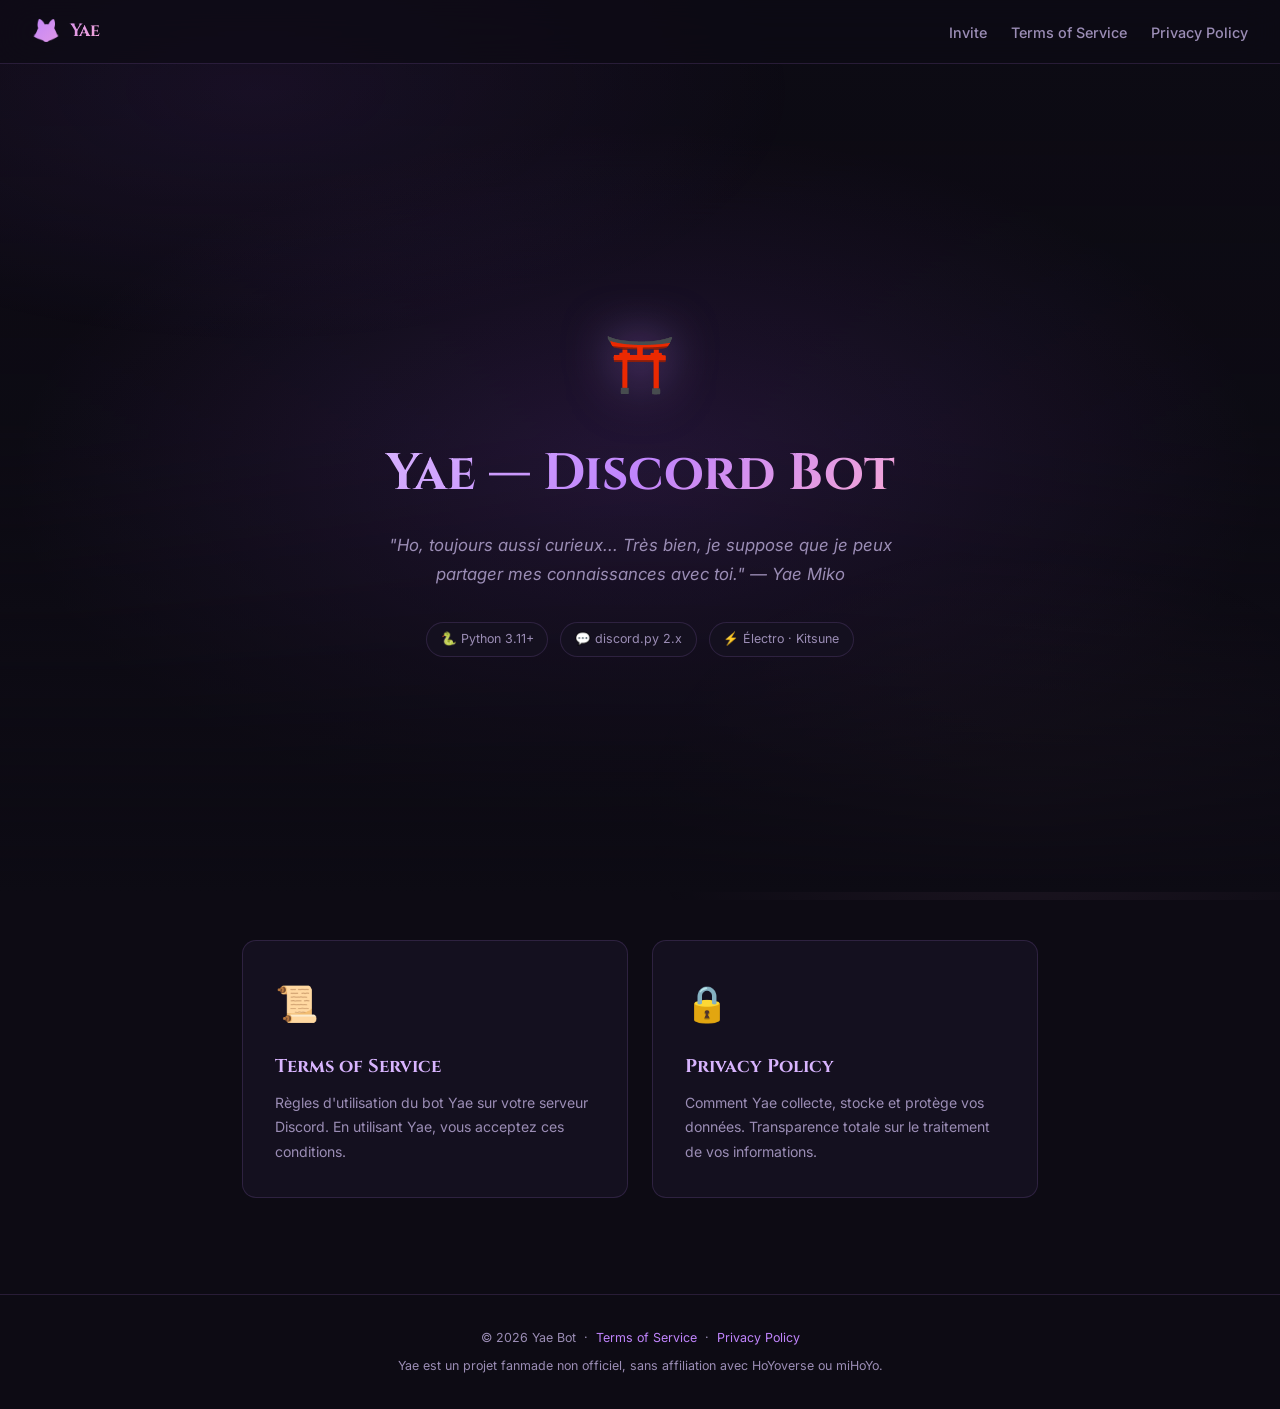
<file: index.html>
<!DOCTYPE html>
<html lang="fr">
<head>
  <meta charset="UTF-8" />
  <meta name="viewport" content="width=device-width, initial-scale=1.0" />
  <title>Yae — Discord Bot</title>
  <meta name="description" content="Bot Discord thématique Yae Miko — Gacha, Harem, Actions et plus encore." />
  <link rel="stylesheet" href="style.css" />
</head>
<body>

  <nav>
    <a class="nav-brand" href="index.html">
      <span class="kitsune">🦊</span> Yae
    </a>
    <ul class="nav-links">
      <li><a href="https://discord.com/oauth2/authorize?client_id=1476812577047576707" target="_blank" rel="noopener noreferrer">Invite</a></li>
      <li><a href="tos.html">Terms of Service</a></li>
      <li><a href="privacy.html">Privacy Policy</a></li>
    </ul>
  </nav>

  <section class="hero">
    <div class="hero-bg">
      <video autoplay muted loop playsinline>
        <source src="yae-bg-compressed.mp4" type="video/mp4">
      </video>
    </div>
    <span class="hero-icon">⛩️</span>
    <h1>Yae — Discord Bot</h1>
    <p>
      "Ho, toujours aussi curieux... Très bien, je suppose que je peux partager
      mes connaissances avec toi." — <em>Yae Miko</em>
    </p>
    <div class="badge-row">
      <span class="badge">🐍 Python 3.11+</span>
      <span class="badge">💬 discord.py 2.x</span>
      <span class="badge">⚡ Électro · Kitsune</span>
    </div>
  </section>

  <div class="cards">
    <a class="card" href="tos.html">
      <div class="card-icon">📜</div>
      <h2>Terms of Service</h2>
      <p>
        Règles d'utilisation du bot Yae sur votre serveur Discord.
        En utilisant Yae, vous acceptez ces conditions.
      </p>
    </a>
    <a class="card" href="privacy.html">
      <div class="card-icon">🔒</div>
      <h2>Privacy Policy</h2>
      <p>
        Comment Yae collecte, stocke et protège vos données.
        Transparence totale sur le traitement de vos informations.
      </p>
    </a>
  </div>

  <footer>
    <p>
      &copy; 2026 Yae Bot &nbsp;·&nbsp;
      <a href="tos.html">Terms of Service</a> &nbsp;·&nbsp;
      <a href="privacy.html">Privacy Policy</a>
    </p>
    <p style="margin-top:.4rem;">
      Yae est un projet fanmade non officiel, sans affiliation avec HoYoverse ou miHoYo.
    </p>
  </footer>

</body>
</html>
</file>
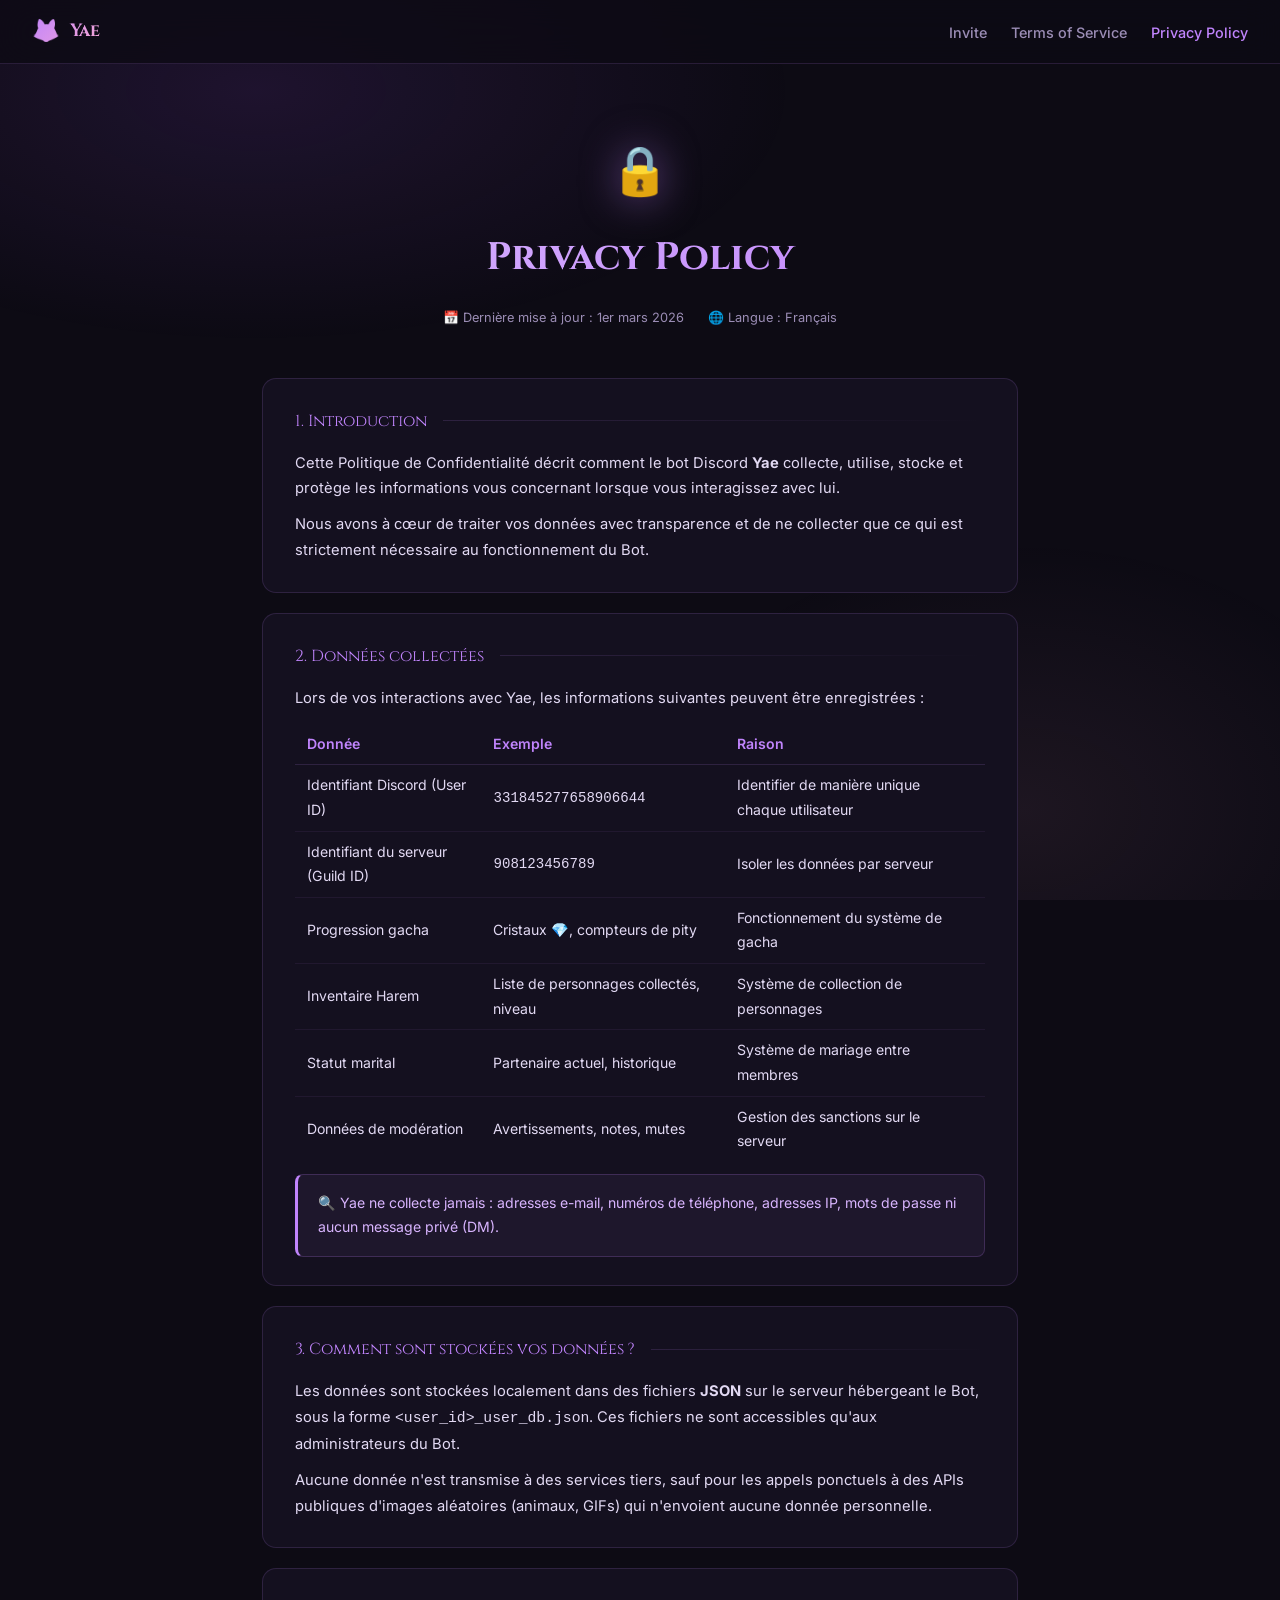
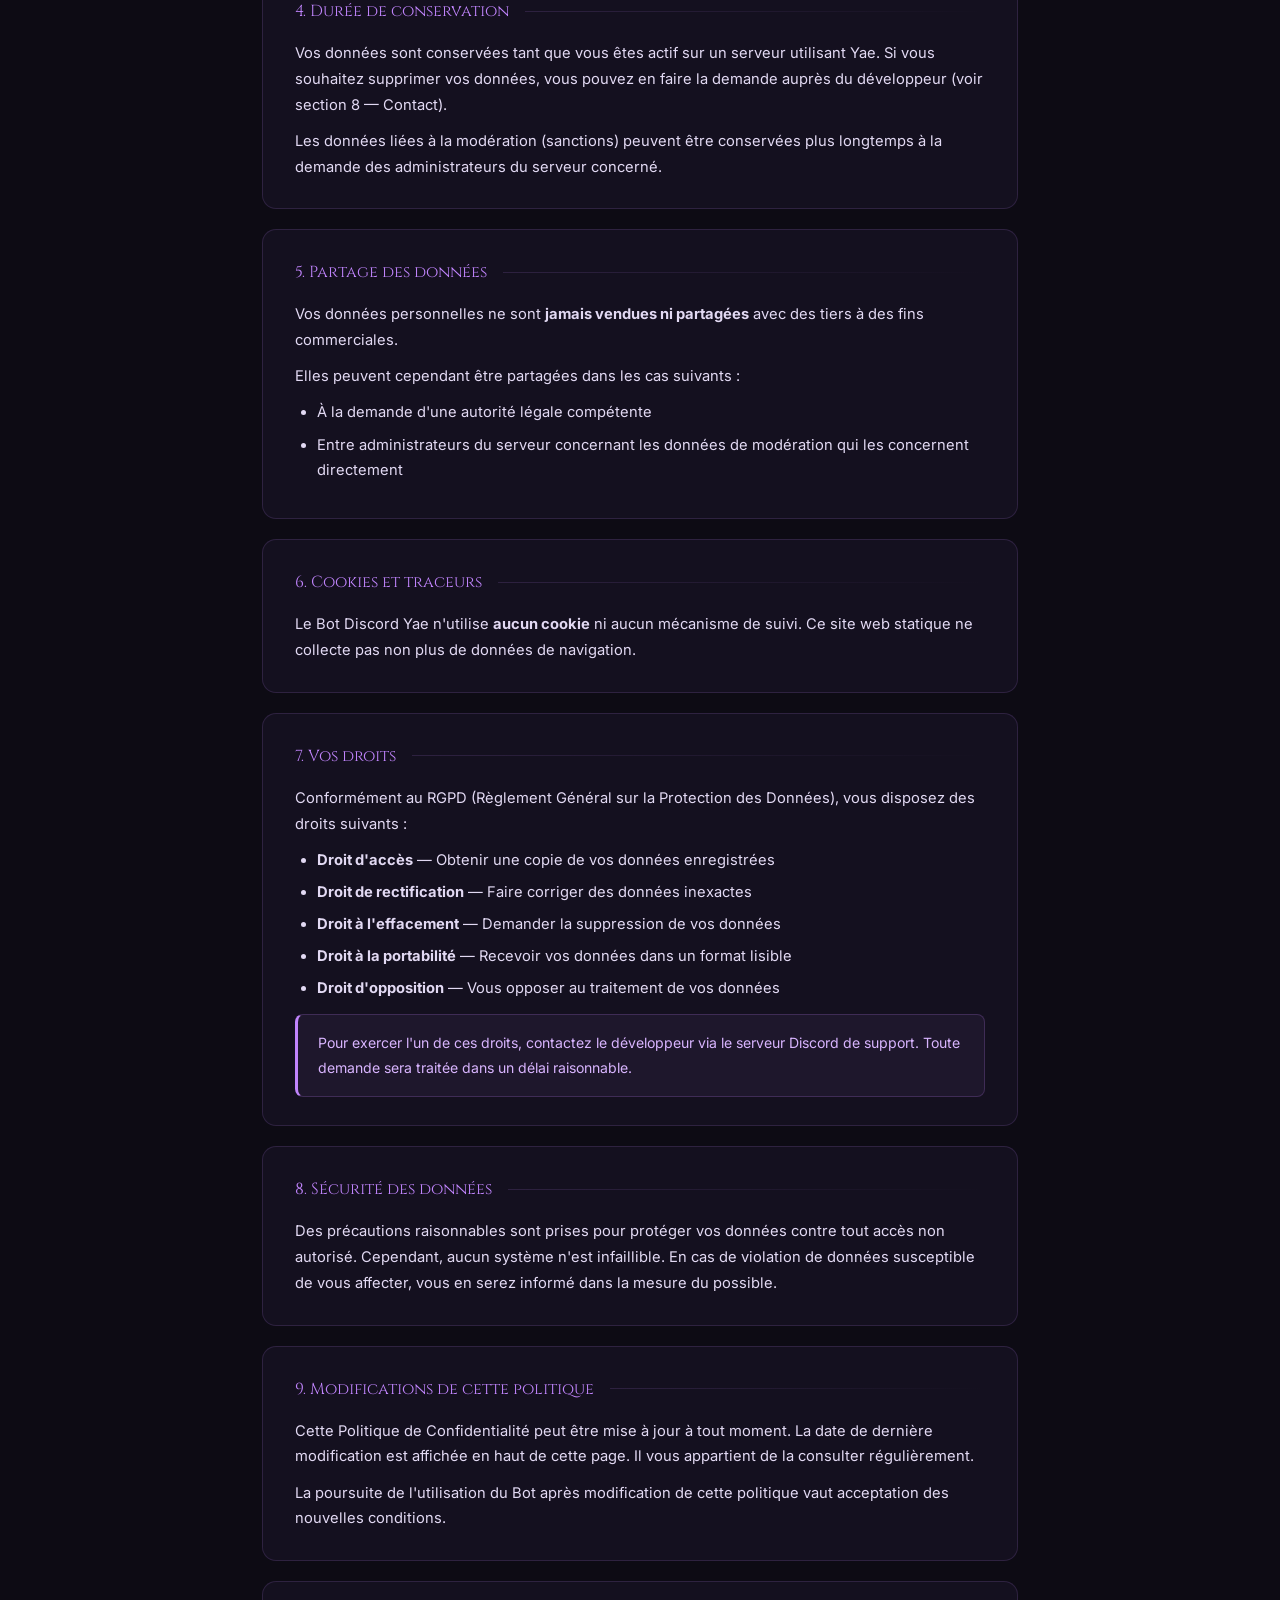
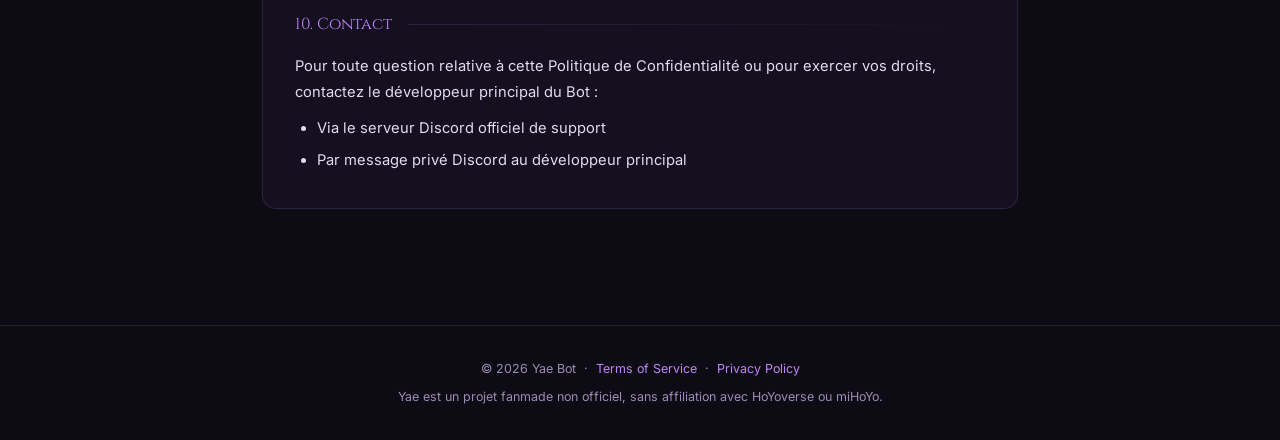
<file: privacy.html>
<!DOCTYPE html>
<html lang="fr">
<head>
  <meta charset="UTF-8" />
  <meta name="viewport" content="width=device-width, initial-scale=1.0" />
  <title>Privacy Policy — Yae Bot</title>
  <meta name="description" content="Politique de confidentialité du bot Discord Yae." />
  <link rel="stylesheet" href="style.css" />
</head>
<body>

  <nav>
    <a class="nav-brand" href="index.html">
      <span class="kitsune">🦊</span> Yae
    </a>
    <ul class="nav-links">
      <li><a href="https://discord.com/oauth2/authorize?client_id=1476812577047576707" target="_blank" rel="noopener noreferrer">Invite</a></li>
      <li><a href="tos.html">Terms of Service</a></li>
      <li><a href="privacy.html" class="active">Privacy Policy</a></li>
    </ul>
  </nav>

  <div class="page">
    <div class="page-header">
      <span class="icon">🔒</span>
      <h1>Privacy Policy</h1>
      <div class="meta-row">
        <span>📅 Dernière mise à jour : 1er mars 2026</span>
        <span>🌐 Langue : Français</span>
      </div>
    </div>

    <!-- 1 -->
    <div class="section">
      <div class="section-title">1. Introduction</div>
      <p>
        Cette Politique de Confidentialité décrit comment le bot Discord <strong>Yae</strong>
        collecte, utilise, stocke et protège les informations vous concernant lorsque vous
        interagissez avec lui.
      </p>
      <p>
        Nous avons à cœur de traiter vos données avec transparence et de ne collecter que ce
        qui est strictement nécessaire au fonctionnement du Bot.
      </p>
    </div>

    <!-- 2 -->
    <div class="section">
      <div class="section-title">2. Données collectées</div>
      <p>
        Lors de vos interactions avec Yae, les informations suivantes peuvent être enregistrées :
      </p>

      <table>
        <thead>
          <tr>
            <th>Donnée</th>
            <th>Exemple</th>
            <th>Raison</th>
          </tr>
        </thead>
        <tbody>
          <tr>
            <td>Identifiant Discord (User ID)</td>
            <td><code>331845277658906644</code></td>
            <td>Identifier de manière unique chaque utilisateur</td>
          </tr>
          <tr>
            <td>Identifiant du serveur (Guild ID)</td>
            <td><code>908123456789</code></td>
            <td>Isoler les données par serveur</td>
          </tr>
          <tr>
            <td>Progression gacha</td>
            <td>Cristaux 💎, compteurs de pity</td>
            <td>Fonctionnement du système de gacha</td>
          </tr>
          <tr>
            <td>Inventaire Harem</td>
            <td>Liste de personnages collectés, niveau</td>
            <td>Système de collection de personnages</td>
          </tr>
          <tr>
            <td>Statut marital</td>
            <td>Partenaire actuel, historique</td>
            <td>Système de mariage entre membres</td>
          </tr>
          <tr>
            <td>Données de modération</td>
            <td>Avertissements, notes, mutes</td>
            <td>Gestion des sanctions sur le serveur</td>
          </tr>
        </tbody>
      </table>

      <div class="highlight">
        🔍 Yae ne collecte jamais : adresses e-mail, numéros de téléphone, adresses IP,
        mots de passe ni aucun message privé (DM).
      </div>
    </div>

    <!-- 3 -->
    <div class="section">
      <div class="section-title">3. Comment sont stockées vos données ?</div>
      <p>
        Les données sont stockées localement dans des fichiers <strong>JSON</strong> sur le
        serveur hébergeant le Bot, sous la forme <code>&lt;user_id&gt;_user_db.json</code>.
        Ces fichiers ne sont accessibles qu'aux administrateurs du Bot.
      </p>
      <p>
        Aucune donnée n'est transmise à des services tiers, sauf pour les appels ponctuels
        à des APIs publiques d'images aléatoires (animaux, GIFs) qui n'envoient aucune
        donnée personnelle.
      </p>
    </div>

    <!-- 4 -->
    <div class="section">
      <div class="section-title">4. Durée de conservation</div>
      <p>
        Vos données sont conservées tant que vous êtes actif sur un serveur utilisant Yae.
        Si vous souhaitez supprimer vos données, vous pouvez en faire la demande auprès
        du développeur (voir section 8 — Contact).
      </p>
      <p>
        Les données liées à la modération (sanctions) peuvent être conservées plus longtemps
        à la demande des administrateurs du serveur concerné.
      </p>
    </div>

    <!-- 5 -->
    <div class="section">
      <div class="section-title">5. Partage des données</div>
      <p>
        Vos données personnelles ne sont <strong>jamais vendues ni partagées</strong> avec
        des tiers à des fins commerciales.
      </p>
      <p>Elles peuvent cependant être partagées dans les cas suivants :</p>
      <ul>
        <li>À la demande d'une autorité légale compétente</li>
        <li>Entre administrateurs du serveur concernant les données de modération qui les concernent directement</li>
      </ul>
    </div>

    <!-- 6 -->
    <div class="section">
      <div class="section-title">6. Cookies et traceurs</div>
      <p>
        Le Bot Discord Yae n'utilise <strong>aucun cookie</strong> ni aucun mécanisme de
        suivi. Ce site web statique ne collecte pas non plus de données de navigation.
      </p>
    </div>

    <!-- 7 -->
    <div class="section">
      <div class="section-title">7. Vos droits</div>
      <p>Conformément au RGPD (Règlement Général sur la Protection des Données), vous disposez des droits suivants :</p>
      <ul>
        <li><strong>Droit d'accès</strong> — Obtenir une copie de vos données enregistrées</li>
        <li><strong>Droit de rectification</strong> — Faire corriger des données inexactes</li>
        <li><strong>Droit à l'effacement</strong> — Demander la suppression de vos données</li>
        <li><strong>Droit à la portabilité</strong> — Recevoir vos données dans un format lisible</li>
        <li><strong>Droit d'opposition</strong> — Vous opposer au traitement de vos données</li>
      </ul>
      <div class="highlight">
        Pour exercer l'un de ces droits, contactez le développeur via le serveur Discord de support.
        Toute demande sera traitée dans un délai raisonnable.
      </div>
    </div>

    <!-- 8 -->
    <div class="section">
      <div class="section-title">8. Sécurité des données</div>
      <p>
        Des précautions raisonnables sont prises pour protéger vos données contre tout accès
        non autorisé. Cependant, aucun système n'est infaillible. En cas de violation de
        données susceptible de vous affecter, vous en serez informé dans la mesure du possible.
      </p>
    </div>

    <!-- 9 -->
    <div class="section">
      <div class="section-title">9. Modifications de cette politique</div>
      <p>
        Cette Politique de Confidentialité peut être mise à jour à tout moment. La date de
        dernière modification est affichée en haut de cette page. Il vous appartient de la
        consulter régulièrement.
      </p>
      <p>
        La poursuite de l'utilisation du Bot après modification de cette politique vaut
        acceptation des nouvelles conditions.
      </p>
    </div>

    <!-- 10 -->
    <div class="section">
      <div class="section-title">10. Contact</div>
      <p>
        Pour toute question relative à cette Politique de Confidentialité ou pour exercer
        vos droits, contactez le développeur principal du Bot :
      </p>
      <ul>
        <li>Via le serveur Discord officiel de support</li>
        <li>Par message privé Discord au développeur principal</li>
      </ul>
    </div>

  </div><!-- /.page -->

  <footer>
    <p>
      &copy; 2026 Yae Bot &nbsp;·&nbsp;
      <a href="tos.html">Terms of Service</a> &nbsp;·&nbsp;
      <a href="privacy.html">Privacy Policy</a>
    </p>
    <p style="margin-top:.4rem;">
      Yae est un projet fanmade non officiel, sans affiliation avec HoYoverse ou miHoYo.
    </p>
  </footer>

</body>
</html>
</file>
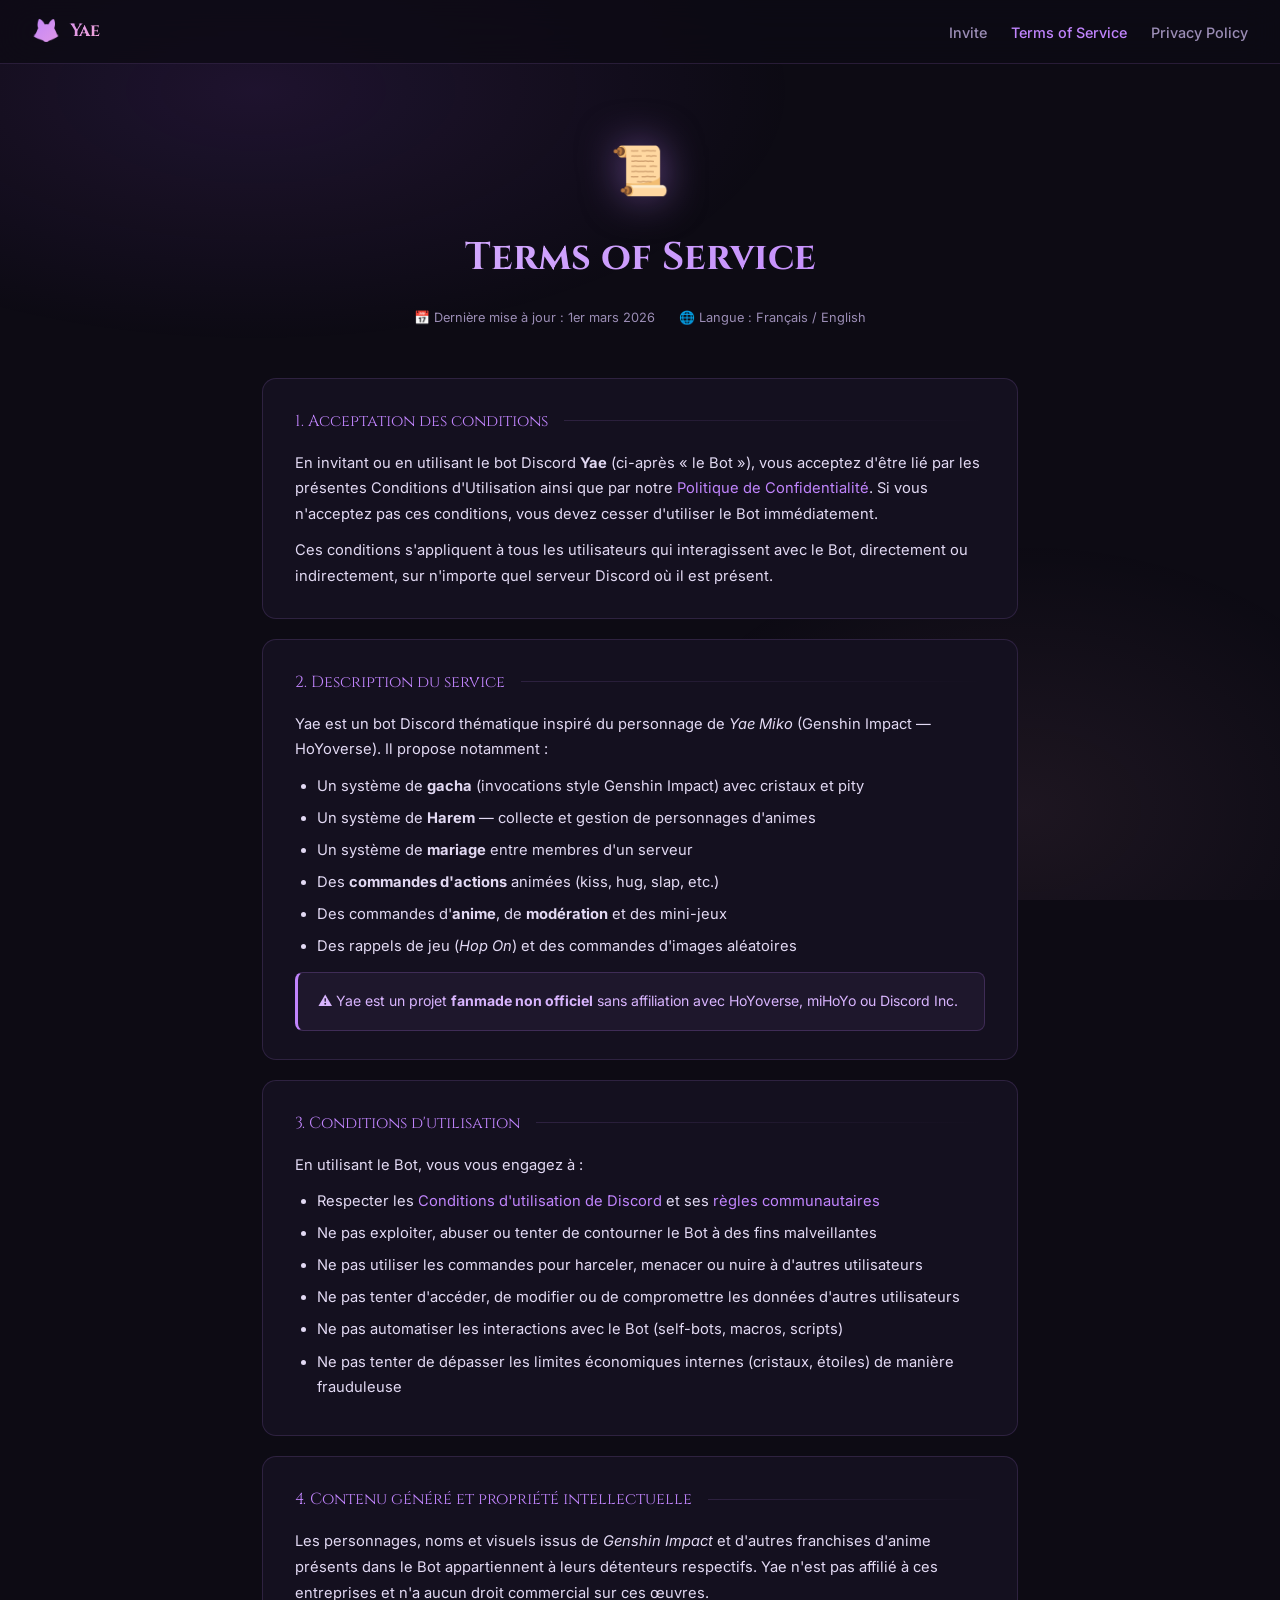
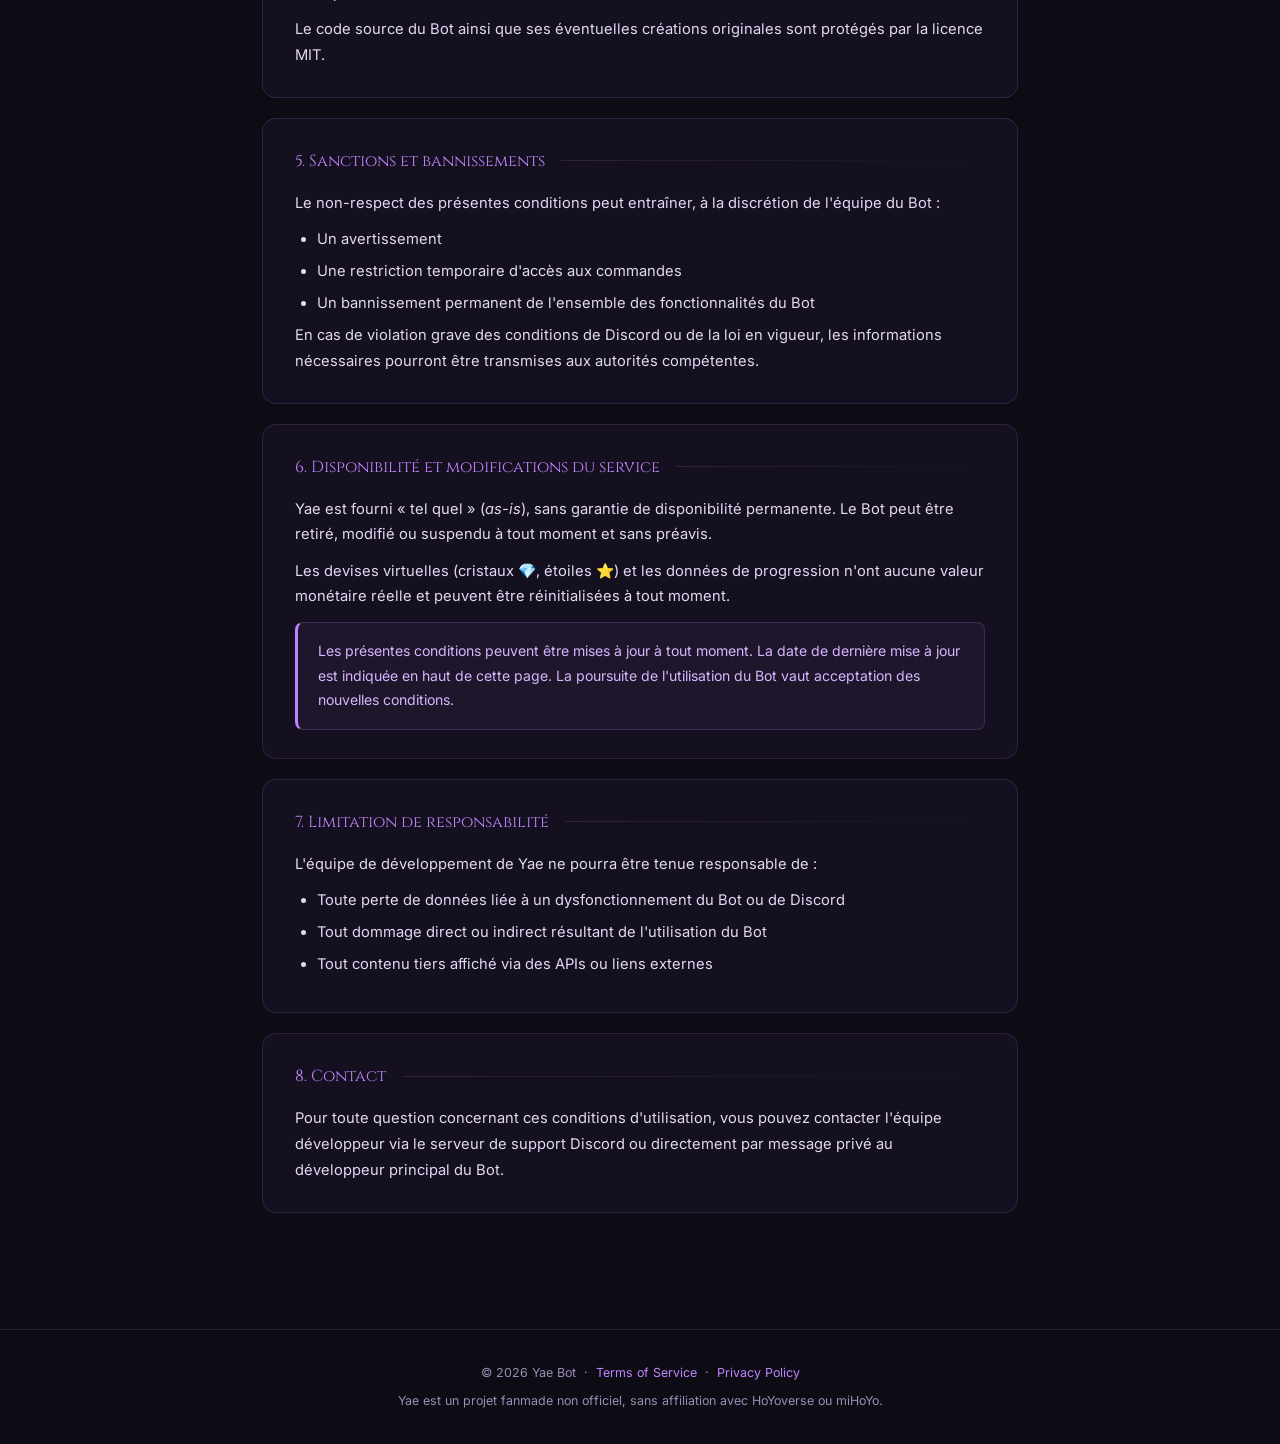
<file: tos.html>
<!DOCTYPE html>
<html lang="fr">
<head>
  <meta charset="UTF-8" />
  <meta name="viewport" content="width=device-width, initial-scale=1.0" />
  <title>Terms of Service — Yae Bot</title>
  <meta name="description" content="Conditions d'utilisation du bot Discord Yae." />
  <link rel="stylesheet" href="style.css" />
</head>
<body>

  <nav>
    <a class="nav-brand" href="index.html">
      <span class="kitsune">🦊</span> Yae
    </a>
    <ul class="nav-links">
      <li><a href="https://discord.com/oauth2/authorize?client_id=1476812577047576707" target="_blank" rel="noopener noreferrer">Invite</a></li>
      <li><a href="tos.html" class="active">Terms of Service</a></li>
      <li><a href="privacy.html">Privacy Policy</a></li>
    </ul>
  </nav>

  <div class="page">
    <div class="page-header">
      <span class="icon">📜</span>
      <h1>Terms of Service</h1>
      <div class="meta-row">
        <span>📅 Dernière mise à jour : 1er mars 2026</span>
        <span>🌐 Langue : Français / English</span>
      </div>
    </div>

    <!-- 1 -->
    <div class="section">
      <div class="section-title">1. Acceptation des conditions</div>
      <p>
        En invitant ou en utilisant le bot Discord <strong>Yae</strong> (ci-après « le Bot »),
        vous acceptez d'être lié par les présentes Conditions d'Utilisation ainsi que par
        notre <a href="privacy.html">Politique de Confidentialité</a>. Si vous n'acceptez pas
        ces conditions, vous devez cesser d'utiliser le Bot immédiatement.
      </p>
      <p>
        Ces conditions s'appliquent à tous les utilisateurs qui interagissent avec le Bot,
        directement ou indirectement, sur n'importe quel serveur Discord où il est présent.
      </p>
    </div>

    <!-- 2 -->
    <div class="section">
      <div class="section-title">2. Description du service</div>
      <p>
        Yae est un bot Discord thématique inspiré du personnage de <em>Yae Miko</em>
        (Genshin Impact — HoYoverse). Il propose notamment :
      </p>
      <ul>
        <li>Un système de <strong>gacha</strong> (invocations style Genshin Impact) avec cristaux et pity</li>
        <li>Un système de <strong>Harem</strong> — collecte et gestion de personnages d'animes</li>
        <li>Un système de <strong>mariage</strong> entre membres d'un serveur</li>
        <li>Des <strong>commandes d'actions</strong> animées (kiss, hug, slap, etc.)</li>
        <li>Des commandes d'<strong>anime</strong>, de <strong>modération</strong> et des mini-jeux</li>
        <li>Des rappels de jeu (<em>Hop On</em>) et des commandes d'images aléatoires</li>
      </ul>
      <div class="highlight">
        ⚠️ Yae est un projet <strong>fanmade non officiel</strong> sans affiliation avec HoYoverse,
        miHoYo ou Discord Inc.
      </div>
    </div>

    <!-- 3 -->
    <div class="section">
      <div class="section-title">3. Conditions d'utilisation</div>
      <p>En utilisant le Bot, vous vous engagez à :</p>
      <ul>
        <li>Respecter les <a href="https://discord.com/terms" target="_blank">Conditions d'utilisation de Discord</a> et ses <a href="https://discord.com/guidelines" target="_blank">règles communautaires</a></li>
        <li>Ne pas exploiter, abuser ou tenter de contourner le Bot à des fins malveillantes</li>
        <li>Ne pas utiliser les commandes pour harceler, menacer ou nuire à d'autres utilisateurs</li>
        <li>Ne pas tenter d'accéder, de modifier ou de compromettre les données d'autres utilisateurs</li>
        <li>Ne pas automatiser les interactions avec le Bot (self-bots, macros, scripts)</li>
        <li>Ne pas tenter de dépasser les limites économiques internes (cristaux, étoiles) de manière frauduleuse</li>
      </ul>
    </div>

    <!-- 4 -->
    <div class="section">
      <div class="section-title">4. Contenu généré et propriété intellectuelle</div>
      <p>
        Les personnages, noms et visuels issus de <em>Genshin Impact</em> et d'autres franchises
        d'anime présents dans le Bot appartiennent à leurs détenteurs respectifs. Yae n'est pas
        affilié à ces entreprises et n'a aucun droit commercial sur ces œuvres.
      </p>
      <p>
        Le code source du Bot ainsi que ses éventuelles créations originales
        sont protégés par la licence MIT.
      </p>
    </div>

    <!-- 5 -->
    <div class="section">
      <div class="section-title">5. Sanctions et bannissements</div>
      <p>
        Le non-respect des présentes conditions peut entraîner, à la discrétion de l'équipe du Bot :
      </p>
      <ul>
        <li>Un avertissement</li>
        <li>Une restriction temporaire d'accès aux commandes</li>
        <li>Un bannissement permanent de l'ensemble des fonctionnalités du Bot</li>
      </ul>
      <p>
        En cas de violation grave des conditions de Discord ou de la loi en vigueur,
        les informations nécessaires pourront être transmises aux autorités compétentes.
      </p>
    </div>

    <!-- 6 -->
    <div class="section">
      <div class="section-title">6. Disponibilité et modifications du service</div>
      <p>
        Yae est fourni « tel quel » (<em>as-is</em>), sans garantie de disponibilité
        permanente. Le Bot peut être retiré, modifié ou suspendu à tout moment et sans préavis.
      </p>
      <p>
        Les devises virtuelles (cristaux 💎, étoiles ⭐) et les données de progression n'ont
        aucune valeur monétaire réelle et peuvent être réinitialisées à tout moment.
      </p>
      <div class="highlight">
        Les présentes conditions peuvent être mises à jour à tout moment. La date de dernière
        mise à jour est indiquée en haut de cette page. La poursuite de l'utilisation du Bot
        vaut acceptation des nouvelles conditions.
      </div>
    </div>

    <!-- 7 -->
    <div class="section">
      <div class="section-title">7. Limitation de responsabilité</div>
      <p>
        L'équipe de développement de Yae ne pourra être tenue responsable de :
      </p>
      <ul>
        <li>Toute perte de données liée à un dysfonctionnement du Bot ou de Discord</li>
        <li>Tout dommage direct ou indirect résultant de l'utilisation du Bot</li>
        <li>Tout contenu tiers affiché via des APIs ou liens externes</li>
      </ul>
    </div>

    <!-- 8 -->
    <div class="section">
      <div class="section-title">8. Contact</div>
      <p>
        Pour toute question concernant ces conditions d'utilisation, vous pouvez contacter
        l'équipe développeur via le serveur de support Discord ou directement par message privé
        au développeur principal du Bot.
      </p>
    </div>

  </div><!-- /.page -->

  <footer>
    <p>
      &copy; 2026 Yae Bot &nbsp;·&nbsp;
      <a href="tos.html">Terms of Service</a> &nbsp;·&nbsp;
      <a href="privacy.html">Privacy Policy</a>
    </p>
    <p style="margin-top:.4rem;">
      Yae est un projet fanmade non officiel, sans affiliation avec HoYoverse ou miHoYo.
    </p>
  </footer>

</body>
</html>
</file>
<file: style.css>
@import url('https://fonts.googleapis.com/css2?family=Cinzel:wght@400;600;700&family=Inter:wght@300;400;500;600&display=swap');

:root {
  --bg:          #0d0b14;
  --bg-card:     #14101f;
  --bg-card2:    #1b1529;
  --border:      rgba(192, 132, 252, 0.15);
  --border-glow: rgba(192, 132, 252, 0.4);
  --purple:      #c084fc;
  --purple-dim:  #9b5de5;
  --pink:        #f9a8d4;
  --lavender:    #d8b4fe;
  --text:        #e2d9f3;
  --text-muted:  #9b8db5;
  --radius:      14px;
}

*, *::before, *::after { box-sizing: border-box; margin: 0; padding: 0; }

html { scroll-behavior: smooth; }

body {
  font-family: 'Inter', sans-serif;
  background: var(--bg);
  color: var(--text);
  line-height: 1.75;
  min-height: 100vh;
}

/* ── Ambient glow background ───────────────────────────────────────── */
body::before {
  content: '';
  position: fixed;
  inset: 0;
  background:
    radial-gradient(ellipse 60% 40% at 20% 10%, rgba(160,80,240,.12) 0%, transparent 70%),
    radial-gradient(ellipse 50% 50% at 80% 90%, rgba(249,168,212,.07) 0%, transparent 60%);
  pointer-events: none;
  z-index: 0;
}

/* ── Nav ────────────────────────────────────────────────────────────── */
nav {
  position: sticky;
  top: 0;
  z-index: 100;
  backdrop-filter: blur(18px);
  background: rgba(13,11,20,.8);
  border-bottom: 1px solid var(--border);
  padding: 0 2rem;
  height: 64px;
  display: flex;
  align-items: center;
  justify-content: space-between;
}

.nav-brand {
  display: flex;
  align-items: center;
  gap: .6rem;
  text-decoration: none;
  font-family: 'Cinzel', serif;
  font-size: 1.1rem;
  font-weight: 700;
  background: linear-gradient(135deg, var(--purple), var(--pink));
  -webkit-background-clip: text;
  -webkit-text-fill-color: transparent;
  background-clip: text;
}

.nav-brand .kitsune { font-size: 1.4rem; -webkit-text-fill-color: unset; }

.nav-links { display: flex; gap: 1.5rem; list-style: none; }

.nav-links a {
  text-decoration: none;
  color: var(--text-muted);
  font-size: .9rem;
  font-weight: 500;
  transition: color .2s;
}

.nav-links a:hover,
.nav-links a.active { color: var(--purple); }

/* ── Hero ───────────────────────────────────────────────────────────── */
.hero {
  position: relative;
  z-index: 1;
  text-align: center;
  padding: 6rem 2rem 5rem;
  overflow: hidden;
  min-height: 92vh;
  display: flex;
  flex-direction: column;
  align-items: center;
  justify-content: center;
}

.hero-bg {
  position: absolute;
  inset: 0;
  z-index: 0;
  pointer-events: none;
}

.hero-bg video {
  width: 100%;
  height: 100%;
  object-fit: cover;
  object-position: center 20%;
  opacity: .55;
  filter: saturate(1.3) brightness(.7);
}

.hero-bg::after {
  content: '';
  position: absolute;
  inset: 0;
  background:
    linear-gradient(to bottom,
      rgba(13,11,20,.35) 0%,
      rgba(13,11,20,.15) 45%,
      rgba(13,11,20,.65) 80%,
      var(--bg) 100%),
    radial-gradient(ellipse 70% 60% at 50% 50%, rgba(160,80,240,.18) 0%, transparent 70%);
  pointer-events: none;
}

.hero > *:not(.hero-bg) { position: relative; z-index: 1; }

.hero-icon {
  font-size: 3.5rem;
  display: block;
  margin-bottom: 1rem;
  filter: drop-shadow(0 0 24px rgba(192,132,252,.6));
}

.hero h1 {
  font-family: 'Cinzel', serif;
  font-size: clamp(2rem, 5vw, 3.2rem);
  font-weight: 700;
  background: linear-gradient(135deg, var(--lavender) 0%, var(--purple) 50%, var(--pink) 100%);
  -webkit-background-clip: text;
  -webkit-text-fill-color: transparent;
  background-clip: text;
  margin-bottom: .75rem;
}

.hero p {
  color: var(--text-muted);
  font-size: 1.05rem;
  max-width: 520px;
  margin: 0 auto 2rem;
  font-style: italic;
}

.badge-row { display: flex; gap: .75rem; justify-content: center; flex-wrap: wrap; }

.badge {
  display: inline-flex;
  align-items: center;
  gap: .4rem;
  padding: .35rem .85rem;
  border-radius: 999px;
  border: 1px solid var(--border);
  background: var(--bg-card);
  font-size: .78rem;
  color: var(--text-muted);
}

/* ── Cards grid ─────────────────────────────────────────────────────── */
.cards {
  position: relative;
  z-index: 1;
  display: grid;
  grid-template-columns: repeat(auto-fit, minmax(280px, 1fr));
  gap: 1.5rem;
  max-width: 860px;
  margin: 3rem auto 6rem;
  padding: 0 2rem;
}

.card {
  background: var(--bg-card);
  border: 1px solid var(--border);
  border-radius: var(--radius);
  padding: 2rem;
  text-decoration: none;
  color: inherit;
  transition: border-color .25s, transform .2s, box-shadow .25s;
  display: block;
}

.card:hover {
  border-color: var(--border-glow);
  transform: translateY(-4px);
  box-shadow: 0 12px 40px rgba(160,80,240,.15);
}

.card-icon { font-size: 2.2rem; margin-bottom: 1rem; }

.card h2 {
  font-family: 'Cinzel', serif;
  font-size: 1.15rem;
  color: var(--lavender);
  margin-bottom: .5rem;
}

.card p { font-size: .88rem; color: var(--text-muted); }

/* ── Page layout ────────────────────────────────────────────────────── */
.page {
  position: relative;
  z-index: 1;
  max-width: 820px;
  margin: 0 auto;
  padding: 4rem 2rem 6rem;
}

.page-header { text-align: center; margin-bottom: 3rem; }

.page-header .icon {
  font-size: 3rem;
  display: block;
  margin-bottom: .75rem;
  filter: drop-shadow(0 0 20px rgba(192,132,252,.5));
}

.page-header h1 {
  font-family: 'Cinzel', serif;
  font-size: clamp(1.6rem, 4vw, 2.4rem);
  background: linear-gradient(135deg, var(--lavender), var(--purple));
  -webkit-background-clip: text;
  -webkit-text-fill-color: transparent;
  background-clip: text;
}

.meta-row {
  display: flex;
  gap: 1.5rem;
  justify-content: center;
  flex-wrap: wrap;
  margin-top: 1rem;
}

.meta-row span {
  font-size: .8rem;
  color: var(--text-muted);
  display: flex;
  align-items: center;
  gap: .3rem;
}

/* ── Section ────────────────────────────────────────────────────────── */
.section {
  background: var(--bg-card);
  border: 1px solid var(--border);
  border-radius: var(--radius);
  padding: 1.75rem 2rem;
  margin-bottom: 1.25rem;
  transition: border-color .2s;
}

.section:hover { border-color: rgba(192,132,252,.25); }

.section-title {
  font-family: 'Cinzel', serif;
  font-size: 1rem;
  color: var(--purple);
  margin-bottom: 1rem;
  display: flex;
  align-items: center;
  gap: .5rem;
}

.section-title::after {
  content: '';
  flex: 1;
  height: 1px;
  background: linear-gradient(to right, var(--border), transparent);
  margin-left: .5rem;
}

.section p { font-size: .92rem; color: var(--text); margin-bottom: .65rem; }
.section p:last-child { margin-bottom: 0; }

.section ul, .section ol {
  padding-left: 1.4rem;
  font-size: .92rem;
  color: var(--text);
}

.section li { margin-bottom: .4rem; }

.section a { color: var(--purple); text-decoration: none; }
.section a:hover { text-decoration: underline; }

/* ── Highlight box ──────────────────────────────────────────────────── */
.highlight {
  background: rgba(192,132,252,.06);
  border: 1px solid rgba(192,132,252,.2);
  border-left: 3px solid var(--purple);
  border-radius: 8px;
  padding: 1rem 1.25rem;
  font-size: .88rem;
  color: var(--lavender);
  margin-top: .75rem;
}

/* ── Table ──────────────────────────────────────────────────────────── */
table {
  width: 100%;
  border-collapse: collapse;
  font-size: .88rem;
  margin-top: .75rem;
}

th {
  text-align: left;
  color: var(--purple);
  font-weight: 600;
  padding: .5rem .75rem;
  border-bottom: 1px solid var(--border);
}

td { padding: .5rem .75rem; border-bottom: 1px solid rgba(192,132,252,.07); color: var(--text); }

tr:last-child td { border-bottom: none; }

/* ── Footer ─────────────────────────────────────────────────────────── */
footer {
  position: relative;
  z-index: 1;
  border-top: 1px solid var(--border);
  text-align: center;
  padding: 2rem;
  font-size: .78rem;
  color: var(--text-muted);
}

footer a { color: var(--purple); text-decoration: none; }
footer a:hover { text-decoration: underline; }

/* ── Divider ────────────────────────────────────────────────────────── */
.divider {
  border: none;
  border-top: 1px solid var(--border);
  margin: 2rem 0;
}

/* ── Responsive ─────────────────────────────────────────────────────── */
@media (max-width: 600px) {
  nav { padding: 0 1rem; }
  .page { padding: 2.5rem 1rem 4rem; }
  .section { padding: 1.25rem 1.25rem; }
  .cards { grid-template-columns: 1fr; }
}
</file>
